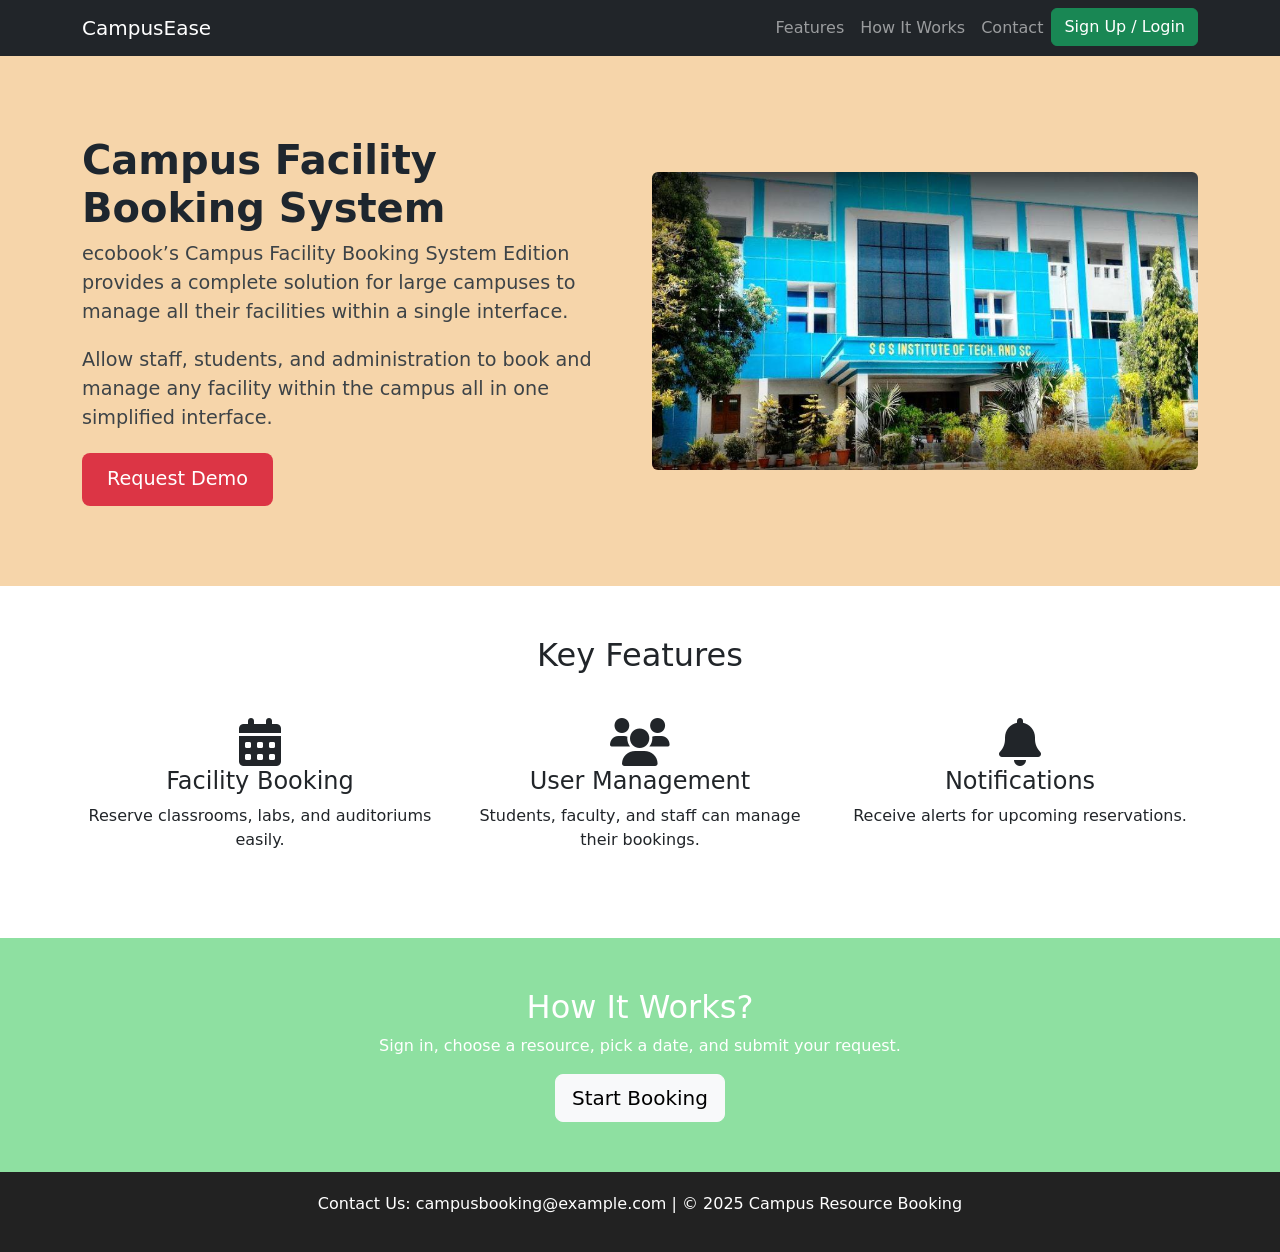
<file: index.html>
<!DOCTYPE html>
<html lang="en">
<head>
    <meta charset="UTF-8">
    <meta name="viewport" content="width=device-width, initial-scale=1.0">
    <title>Campus Resource Booking System</title>
    <link rel="stylesheet" href="styles.css">
    <link rel="stylesheet" href="https://cdnjs.cloudflare.com/ajax/libs/font-awesome/6.0.0/css/all.min.css">
    <link rel="stylesheet" href="https://cdnjs.cloudflare.com/ajax/libs/bootstrap/5.3.0/css/bootstrap.min.css">
</head>
<body>
    
    <nav class="navbar navbar-expand-lg navbar-dark bg-dark">
        <div class="container">
            <a class="navbar-brand" href="#">CampusEase</a>
            <button class="navbar-toggler" type="button" data-bs-toggle="collapse" data-bs-target="#navbarNav">
                <span class="navbar-toggler-icon"></span>
            </button>
            <div class="collapse navbar-collapse" id="navbarNav">
                <ul class="navbar-nav ms-auto">
                    <li class="nav-item"><a class="nav-link" href="#features">Features</a></li>
                    <li class="nav-item"><a class="nav-link" href="#how-it-works">How It Works</a></li>
                    <li class="nav-item"><a class="nav-link" href="#contact">Contact</a></li>
                    <li class="nav-item">
                        <a class="btn btn-success" href="#" onclick="openLoginModal()">Sign Up / Login</a>
                    </li>
                    
                    
                </ul>
            </div>
        </div>
    </nav>

    <div class="hero">
        <div class="container">
            <div class="row align-items-center">
                <div class="col-md-6">
                    <h1>Campus Facility Booking System</h1>
                    <p>ecobook’s Campus Facility Booking System Edition provides a complete solution for large campuses to manage all their facilities within a single interface.</p>
                    <p>Allow staff, students, and administration to book and manage any facility within the campus all in one simplified interface.</p>
                    <a href="#" class="btn btn-danger btn-lg">Request Demo</a>
                </div>
                <div class="col-md-6">
                    <img src="sgsits.jpg" class="img-fluid rounded" alt="Campus Facility Booking">
                </div>
            </div>
        </div>
    </div>

    <!-- Login Modal -->
    <div id="loginModal" class="modal">
        <div class="modal-content">
            <span class="close" onclick="closeLoginModal()">&times;</span>
            <h3 class="text-center">Login</h3>
            <form onsubmit="redirectToDashboard(event)">
                <div class="mb-3">
                    <label class="form-label" for="email">Email</label>
                    <input type="email" class="form-control" id="email" placeholder="Enter your email" required>
                </div>
                <div class="mb-3">
                    <label class="form-label" for="password">Password</label>
                    <input type="password" class="form-control" id="password" placeholder="Enter your password" required>
                </div>
                <div class="mb-3">
                    <label class="form-label" for="confirm-password">Confirm Password</label>
                    <input type="password" class="form-control" id="confirm-password" placeholder="Confirm password" required>
                </div>
                <button type="submit" class="btn-submit">Login</button>
            </form>
            <p class="text-center mt-3"><a href="#">Forgot Password?</a></p>
            <p class="text-center">Don't have an account? <a href="./signup.html">Sign Up</a></p>
        </div>
    </div>

    

    <div class="container features" id="features">
        <h2 class="text-center">Key Features</h2>
        <div class="row mt-4">
            <div class="col-md-4 feature-box">
                <i class="fas fa-calendar-alt fa-3x"></i>
                <h4>Facility Booking</h4>
                <p>Reserve classrooms, labs, and auditoriums easily.</p>
            </div>
            <div class="col-md-4 feature-box">
                <i class="fas fa-users fa-3x"></i>
                <h4>User Management</h4>
                <p>Students, faculty, and staff can manage their bookings.</p>
            </div>
            <div class="col-md-4 feature-box">
                <i class="fas fa-bell fa-3x"></i>
                <h4>Notifications</h4>
                <p>Receive alerts for upcoming reservations.</p>
            </div>
        </div>
    </div>

    <div class="cta" id="how-it-works">
        <h2>How It Works?</h2>
        <p>Sign in, choose a resource, pick a date, and submit your request.</p>
        <a href="#" class="btn btn-light btn-lg">Start Booking</a>
    </div>


    <div class="footer" id="contact">
        <p>Contact Us: campusbooking@example.com | &copy; 2025 Campus Resource Booking</p>
    </div>

    <script src="script.js"></script>
    <script src="https://cdnjs.cloudflare.com/ajax/libs/bootstrap/5.3.0/js/bootstrap.bundle.min.js"></script>
</body>
</html>
</file>
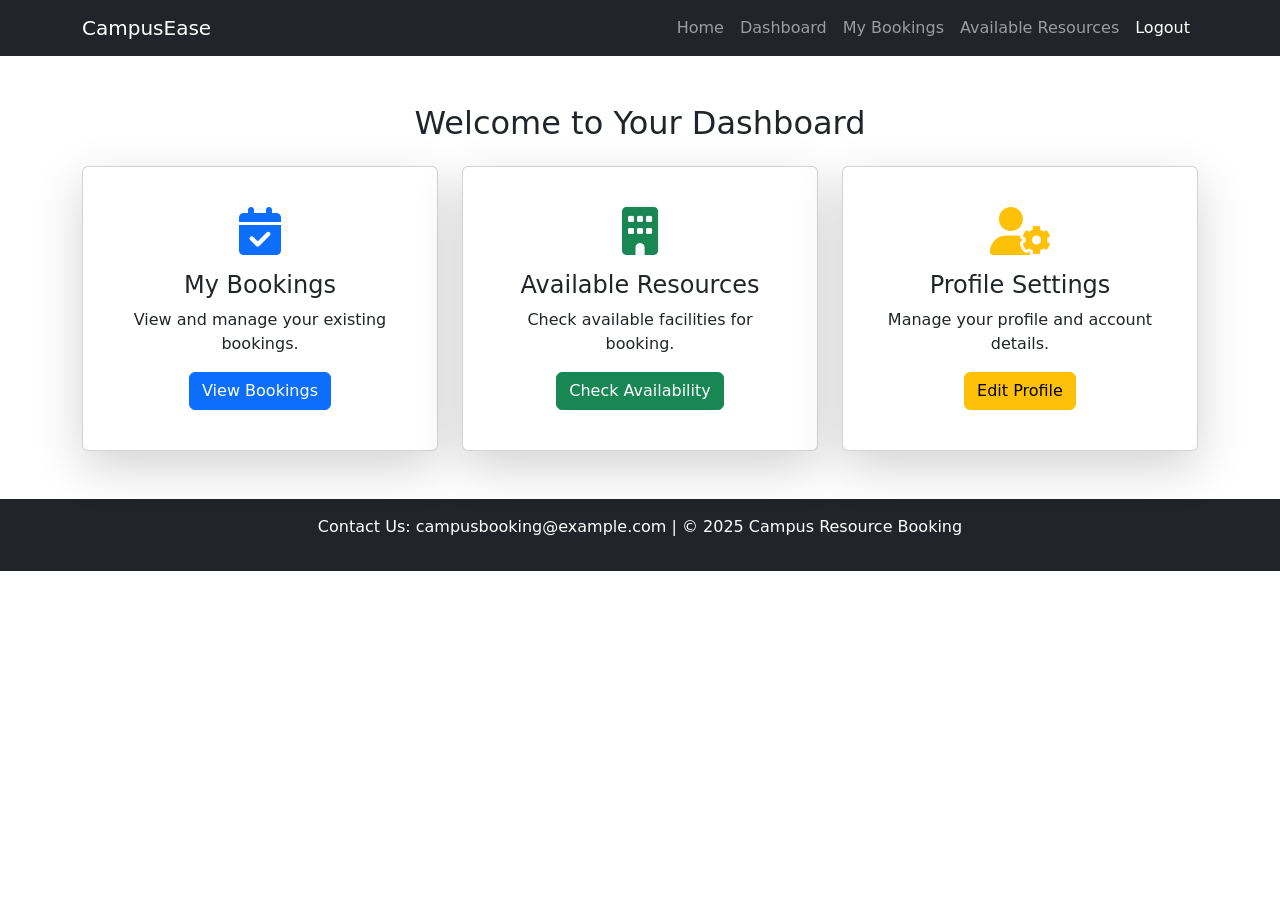
<file: dashboard.html>
<!DOCTYPE html>
<html lang="en">
<head>
    <meta charset="UTF-8">
    <meta name="viewport" content="width=device-width, initial-scale=1.0">
    <title>Dashboard - Campus Resource Booking</title>
    <link rel="stylesheet" href="styles.css">
    <link rel="stylesheet" href="https://cdnjs.cloudflare.com/ajax/libs/bootstrap/5.3.0/css/bootstrap.min.css">
    <link rel="stylesheet" href="https://cdnjs.cloudflare.com/ajax/libs/font-awesome/6.0.0/css/all.min.css">
</head>
<body>
    <nav class="navbar navbar-expand-lg navbar-dark bg-dark">
        <div class="container">
            <a class="navbar-brand" href="index.html">CampusEase</a>
            <button class="navbar-toggler" type="button" data-bs-toggle="collapse" data-bs-target="#navbarNav">
                <span class="navbar-toggler-icon"></span>
            </button>
            <div class="collapse navbar-collapse" id="navbarNav">
                <ul class="navbar-nav ms-auto">
                    <li class="nav-item"><a class="nav-link" href="index.html">Home</a></li>
                    <li class="nav-item"><a class="nav-link" href="dashboard.html">Dashboard</a></li>
                    <li class="nav-item"><a class="nav-link" href="#">My Bookings</a></li>
                    <li class="nav-item"><a class="nav-link" href="#">Available Resources</a></li>
                    <li class="nav-item"><a id="logout-btn" class="nav-link btn btn-danger text-white" href="#">Logout</a></li>
                </ul>
            </div>
        </div>
    </nav>

    <div class="container mt-5">
        <h2 class="text-center mb-4">Welcome to Your Dashboard</h2>
        <div class="row mt-4">
            <div class="col-md-4">
                <div class="card text-center p-4 shadow-lg">
            
                    <div class="card-body">
                        <i class="fas fa-calendar-check fa-3x mb-3 text-primary"></i>
                        <h4>My Bookings</h4>
                        <p>View and manage your existing bookings.</p>
                        <a href="#" class="btn btn-primary">View Bookings</a>
                    </div>
                </div>
            </div>
            <div class="col-md-4">
                <div class="card text-center p-4 shadow-lg">
                
                    <div class="card-body">
                        <i class="fas fa-building fa-3x mb-3 text-success"></i>
                        <h4>Available Resources</h4>
                        <p>Check available facilities for booking.</p>
                        <a href="#" class="btn btn-success">Check Availability</a>
                    </div>
                </div>
            </div>
            <div class="col-md-4">
                <div class="card text-center p-4 shadow-lg">
                    
                    <div class="card-body">
                        <i class="fas fa-user-cog fa-3x mb-3 text-warning"></i>
                        <h4>Profile Settings</h4>
                        <p>Manage your profile and account details.</p>
                        <a href="#" class="btn btn-warning">Edit Profile</a>
                    </div>
                </div>
            </div>
        </div>
    </div>

    <div class="footer text-center py-3 bg-dark text-white mt-5">
        <p>Contact Us: campusbooking@example.com | &copy; 2025 Campus Resource Booking</p>
    </div>

    <script>
        function redirectToDashboard(event) {
            event.preventDefault(); // Prevent default form submission
            window.location.href = "dashboard.html"; // Redirect to the dashboard
        }
    </script>
    <script src="script.js"></script>
    <script src="https://cdnjs.cloudflare.com/ajax/libs/bootstrap/5.3.0/js/bootstrap.bundle.min.js"></script>
</body>
</html>
</file>
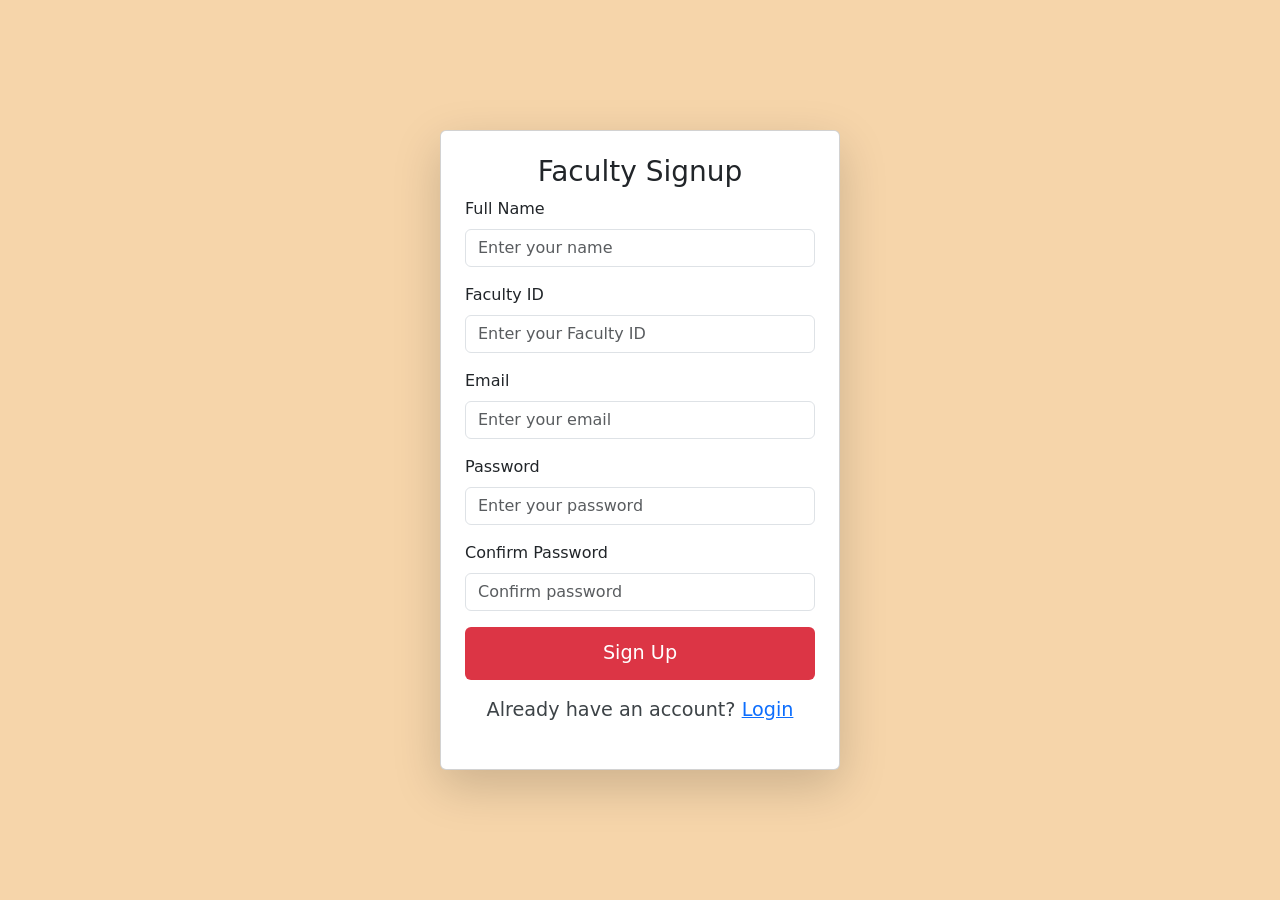
<file: faculty_signup.html>
<!DOCTYPE html>
<html lang="en">
<head>
    <meta charset="UTF-8">
    <meta name="viewport" content="width=device-width, initial-scale=1.0">
    <title>Faculty Signup - Campus Booking</title>
    <link rel="stylesheet" href="styles.css">
    <link rel="stylesheet" href="https://cdnjs.cloudflare.com/ajax/libs/bootstrap/5.3.0/css/bootstrap.min.css">
</head>
<body>
    <div class="hero d-flex justify-content-center align-items-center vh-100">
        <div class="card p-4 shadow-lg" style="width: 400px;">
            <h3 class="text-center">Faculty Signup</h3>
            <form action="signup.php" method="POST">
                <input type="hidden" name="role" value="faculty"> 
                <div class="mb-3">
                    <label class="form-label">Full Name</label>
                    <input type="text" class="form-control" name="full_name" placeholder="Enter your name" required>
                </div>
                <div class="mb-3">
                    <label class="form-label">Faculty ID</label>
                    <input type="text" class="form-control" name="faculty_id" placeholder="Enter your Faculty ID" required>
                </div>
                <div class="mb-3">
                    <label class="form-label">Email</label>
                    <input type="email" class="form-control" name="email" placeholder="Enter your email" required>
                </div>
                <div class="mb-3">
                    <label class="form-label">Password</label>
                    <input type="password" class="form-control" name="password" placeholder="Enter your password" required>
                </div>
                <div class="mb-3">
                    <label class="form-label">Confirm Password</label>
                    <input type="password" class="form-control" name="confirm_password" placeholder="Confirm password" required>
                </div>
                <button type="submit" class="btn btn-danger w-100">Sign Up</button>
            </form>
            <p class="text-center mt-3">Already have an account? <a href="login.html">Login</a></p>
        </div>
    </div>
    <script src="script.js"></script>

</body>
</html>
</file>
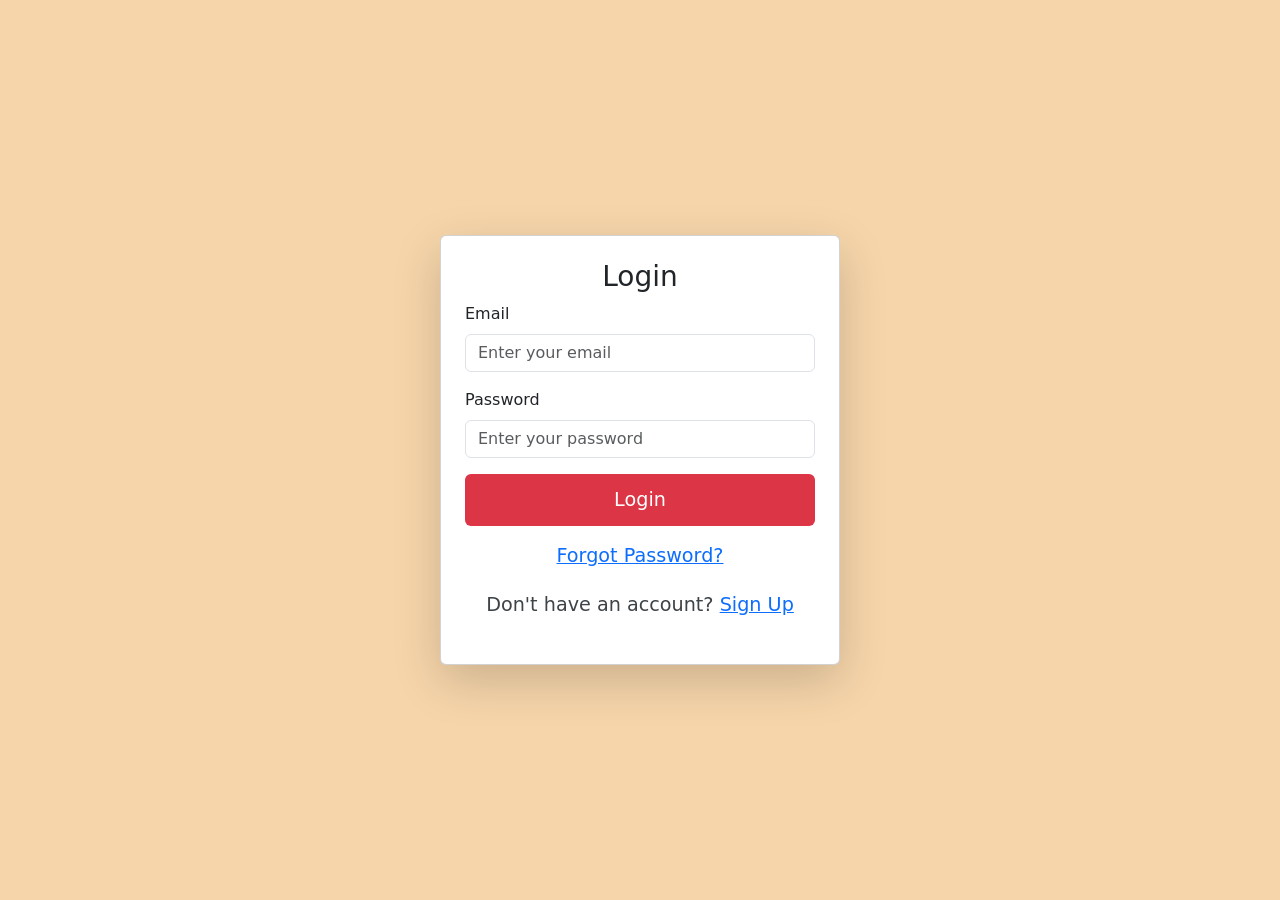
<file: login.html>
<!DOCTYPE html>
<html lang="en">
<head>
    <meta charset="UTF-8">
    <meta name="viewport" content="width=device-width, initial-scale=1.0">
    <title>Login - CampusEase</title>
    <link rel="stylesheet" href="styles.css">
    <link rel="stylesheet" href="https://cdnjs.cloudflare.com/ajax/libs/bootstrap/5.3.0/css/bootstrap.min.css">
</head>
<body>

    <div class="hero d-flex justify-content-center align-items-center vh-100">
        <div class="card p-4 shadow-lg" style="width: 400px;">
            <h3 class="text-center">Login</h3>
            <form action="login.php" method="POST">
                <div class="mb-3">
                    <label class="form-label" for="email">Email</label>
                    <input type="email" class="form-control" name="email" placeholder="Enter your email" required>
                </div>
                <div class="mb-3">
                    <label class="form-label" for="password">Password</label>
                    <input type="password" class="form-control" name="password" placeholder="Enter your password" required>
                </div>
                <button type="submit" class="btn btn-danger w-100">Login</button>
            </form>
            <p class="text-center mt-3"><a href="#">Forgot Password?</a></p>
            <p class="text-center">Don't have an account? <a href="signup.html">Sign Up</a></p>
        </div>
    </div>

    <script src="script.js"></script>
    <script src="https://cdnjs.cloudflare.com/ajax/libs/bootstrap/5.3.0/js/bootstrap.bundle.min.js"></script>

</body>
</html>
</file>
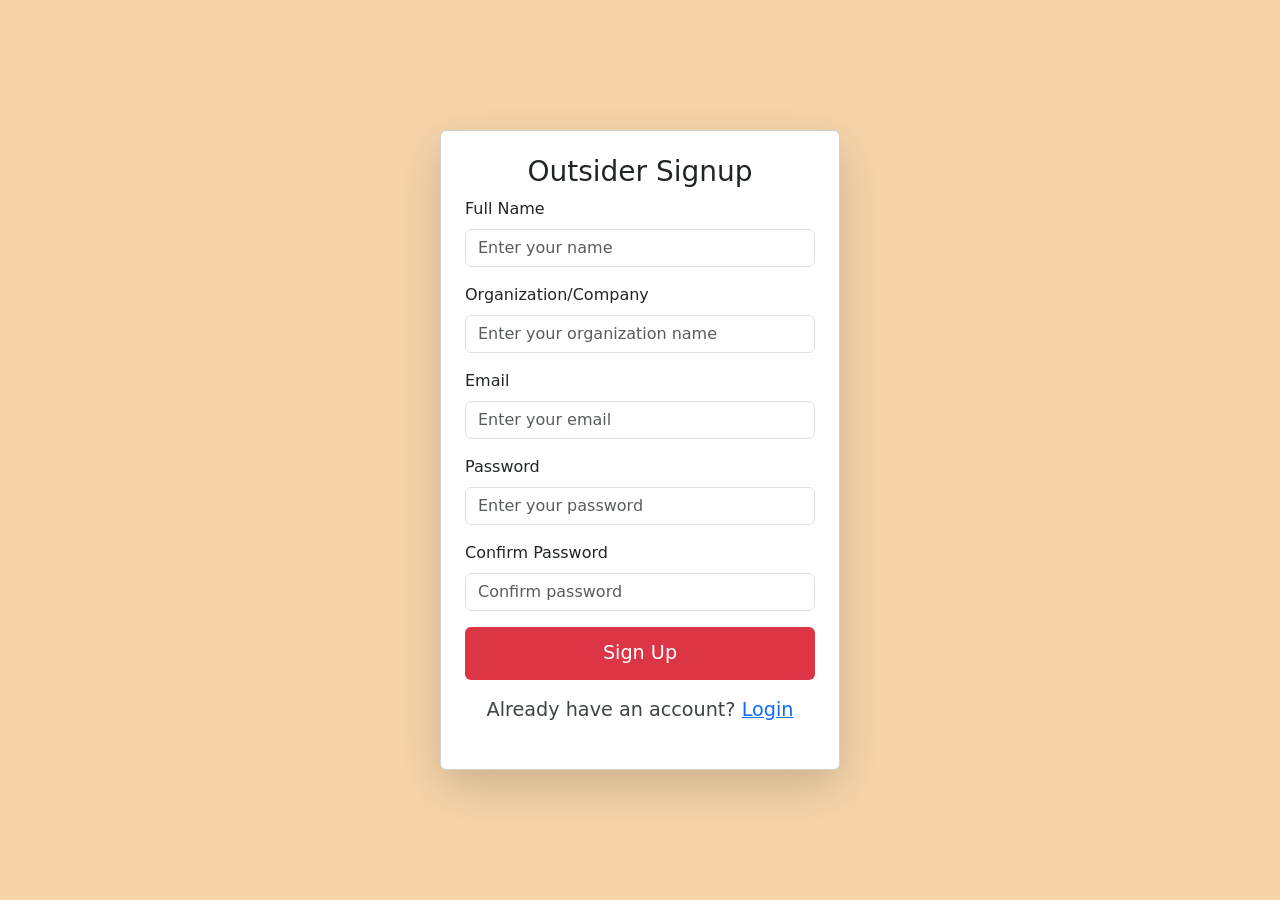
<file: outsider_signup.html>
<!DOCTYPE html>
<html lang="en">
<head>
    <meta charset="UTF-8">
    <meta name="viewport" content="width=device-width, initial-scale=1.0">
    <title>Outsider Signup - Campus Booking</title>
    <link rel="stylesheet" href="styles.css">
    <link rel="stylesheet" href="https://cdnjs.cloudflare.com/ajax/libs/bootstrap/5.3.0/css/bootstrap.min.css">
</head>
<body>
    <div class="hero d-flex justify-content-center align-items-center vh-100">
        <div class="card p-4 shadow-lg" style="width: 400px;">
            <h3 class="text-center">Outsider Signup</h3>
            <form action="signup.php" method="POST">
                <input type="hidden" name="role" value="outsider"> 
                <div class="mb-3">
                    <label class="form-label">Full Name</label>
                    <input type="text" class="form-control" name="full_name" placeholder="Enter your name" required>
                </div>
                <div class="mb-3">
                    <label class="form-label">Organization/Company</label>
                    <input type="text" class="form-control" name="organization" placeholder="Enter your organization name" required>
                </div>
                <div class="mb-3">
                    <label class="form-label">Email</label>
                    <input type="email" class="form-control" name="email" placeholder="Enter your email" required>
                </div>
                <div class="mb-3">
                    <label class="form-label">Password</label>
                    <input type="password" class="form-control" name="password" placeholder="Enter your password" required>
                </div>
                <div class="mb-3">
                    <label class="form-label">Confirm Password</label>
                    <input type="password" class="form-control" name="confirm_password" placeholder="Confirm password" required>
                </div>
                <button type="submit" class="btn btn-danger w-100">Sign Up</button>
            </form>
            <p class="text-center mt-3">Already have an account? <a href="login.html">Login</a></p>
        </div>
    </div>
    <script src="script.js"></script>

</body>
</html>
</file>
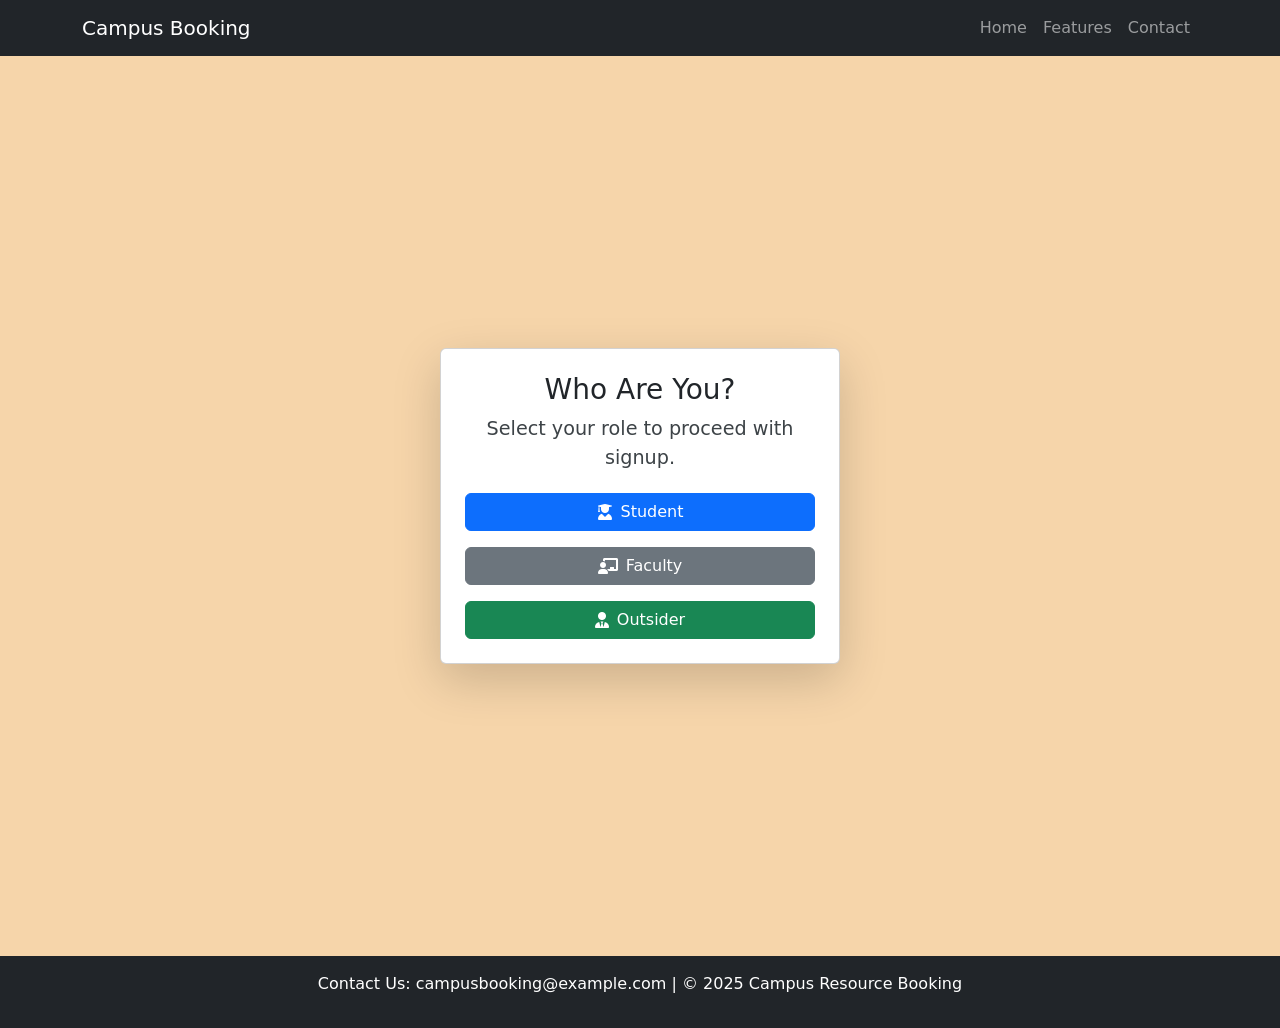
<file: signup.html>
<!DOCTYPE html>
<html lang="en">
<head>
    <meta charset="UTF-8">
    <meta name="viewport" content="width=device-width, initial-scale=1.0">
    <title>Signup Selection - Campus Booking</title>
    <link rel="stylesheet" href="styles.css">
    <link rel="stylesheet" href="https://cdnjs.cloudflare.com/ajax/libs/bootstrap/5.3.0/css/bootstrap.min.css">
    <link rel="stylesheet" href="https://cdnjs.cloudflare.com/ajax/libs/font-awesome/6.0.0/css/all.min.css">
</head>
<body>
    <nav class="navbar navbar-expand-lg navbar-dark bg-dark">
        <div class="container">
            <a class="navbar-brand" href="#">Campus Booking</a>
            <button class="navbar-toggler" type="button" data-bs-toggle="collapse" data-bs-target="#navbarNav">
                <span class="navbar-toggler-icon"></span>
            </button>
            <div class="collapse navbar-collapse" id="navbarNav">
                <ul class="navbar-nav ms-auto">
                    <li class="nav-item"><a class="nav-link" href="index.html">Home</a></li>
                    <li class="nav-item"><a class="nav-link" href="#features">Features</a></li>
                    <li class="nav-item"><a class="nav-link" href="#contact">Contact</a></li>
                </ul>
            </div>
        </div>
    </nav>

    <div class="hero d-flex justify-content-center align-items-center vh-100">
        <div class="card p-4 shadow-lg text-center" style="width: 400px;">
            <h3 class="text-center">Who Are You?</h3>
            <p>Select your role to proceed with signup.</p>
            <a href="student_signup.html" class="btn btn-primary w-100 mb-3 d-flex align-items-center justify-content-center">
                <i class="fas fa-user-graduate me-2"></i> Student
            </a>
            <a href="faculty_signup.html" class="btn btn-secondary w-100 mb-3 d-flex align-items-center justify-content-center">
                <i class="fas fa-chalkboard-teacher me-2"></i> Faculty
            </a>
            <a href="outsider_signup.html" class="btn btn-success w-100 d-flex align-items-center justify-content-center">
                <i class="fas fa-user-tie me-2"></i> Outsider
            </a>
        </div>
    </div>

    <div class="footer text-center py-3 bg-dark text-white">
        <p>Contact Us: campusbooking@example.com | &copy; 2025 Campus Resource Booking</p>
    </div>
    <script src="script.js"></script>


    <script src="https://cdnjs.cloudflare.com/ajax/libs/bootstrap/5.3.0/js/bootstrap.bundle.min.js"></script>
</body>
</html>
</file>
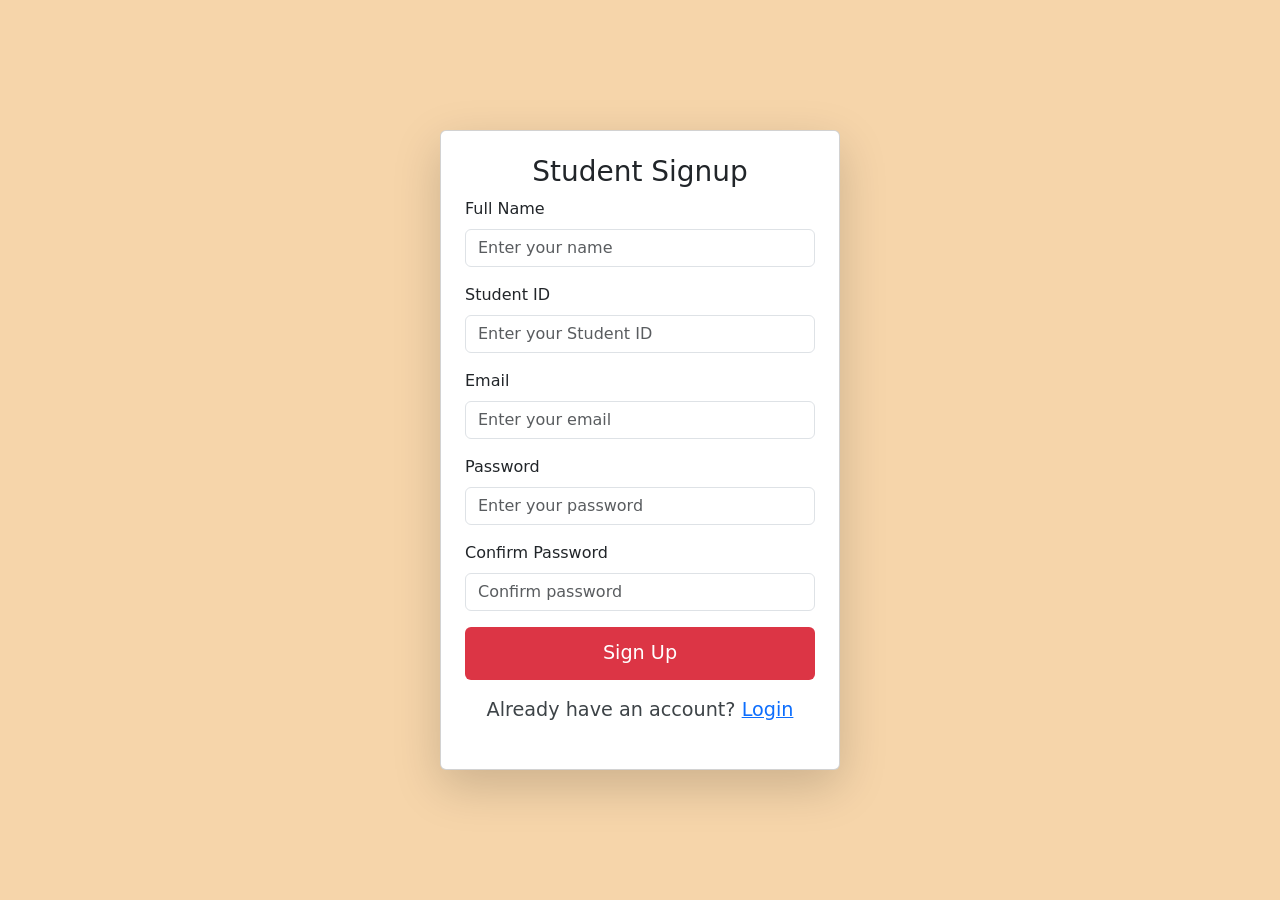
<file: student_signup.html>
<!DOCTYPE html>
<html lang="en">
<head>
    <meta charset="UTF-8">
    <meta name="viewport" content="width=device-width, initial-scale=1.0">
    <title>Student Signup - Campus Booking</title>
    <link rel="stylesheet" href="styles.css">
    <link rel="stylesheet" href="https://cdnjs.cloudflare.com/ajax/libs/bootstrap/5.3.0/css/bootstrap.min.css">
</head>
<body>
    <div class="hero d-flex justify-content-center align-items-center vh-100">
        <div class="card p-4 shadow-lg" style="width: 400px;">
            <h3 class="text-center">Student Signup</h3>
            <form action="signup.php" method="POST">
                <input type="hidden" name="role" value="student"> 
                <div class="mb-3">
                    <label class="form-label">Full Name</label>
                    <input type="text" class="form-control" name="full_name" placeholder="Enter your name" required>
                </div>
                <div class="mb-3">
                    <label class="form-label">Student ID</label>
                    <input type="text" class="form-control" name="student_id" placeholder="Enter your Student ID" required>
                </div>
                <div class="mb-3">
                    <label class="form-label">Email</label>
                    <input type="email" class="form-control" name="email" placeholder="Enter your email" required>
                </div>
                <div class="mb-3">
                    <label class="form-label">Password</label>
                    <input type="password" class="form-control" name="password" placeholder="Enter your password" required>
                </div>
                <div class="mb-3">
                    <label class="form-label">Confirm Password</label>
                    <input type="password" class="form-control" name="confirm_password" placeholder="Confirm password" required>
                </div>
                <button type="submit" class="btn btn-danger w-100">Sign Up</button>
            </form>
            <p class="text-center mt-3">Already have an account? <a href="login.html">Login</a></p>
        </div>
    </div>
    <script src="script.js"></script>

</body>
</html>
</file>
<file: styles.css>
body { font-family: Arial, sans-serif; }
.hero { background: #f6d5aa; padding: 80px 0; }
.hero h1 { font-size: 2.5rem; font-weight: bold; color: #1e262e; }
.hero p { font-size: 1.2rem; color: #3d4347; max-width: 800px; margin: 0 auto 20px; }
.hero .btn-danger { background: #dc3545; border: none; padding: 12px 25px; font-size: 1.2rem; }
.hero img { max-width: 100%; border-radius: 10px; display: block; margin: 0 auto; }

.features { padding: 50px 20px; }
.feature-box { text-align: center; padding: 20px; }
.cta { background: #8ee0a1; color: white; padding: 50px 20px; text-align: center; }
.footer { background: #222; color: white; padding: 20px; text-align: center; }
/* Center the modal and make it a square layout */
.modal-content {
    background: white;
    padding: 50px;
    border-radius: 12px;
    width: 10px; /* Square size */
    height: 500px;
    max-width: 30%;
    text-align: left;
    display: flex;
    flex-direction: column;
    justify-content: center;
    align-items: centre;
    box-shadow: 0px 4px 15px rgba(0, 0, 0, 0.2);
}

/* Input fields aligned in grid */
.modal-content form {
    display: grid;
    gap: 15px;
    width: 100%;
}

/* Input styling */
.form-control {
    width: 100%;
    padding: 12px;
    border: 1px solid #ccc;
    border-radius: 6px;
    font-size: 16px;
}

/* Button styling */
.btn-submit {
    width: 100%;
    padding: 12px;
    background-color: #28a745;
    color: white;
    border: none;
    cursor: pointer;
    border-radius: 6px;
    font-size: 18px;
    font-weight: bold;
    transition: 0.3s;
}

.btn-submit:hover {
    background-color: #218838;
}

/* Close button */
.close {
    position: absolute;
    right: 15px;
    top: 10px;
    font-size: 22px;
    cursor: pointer;
    color: black;
}
</file>
